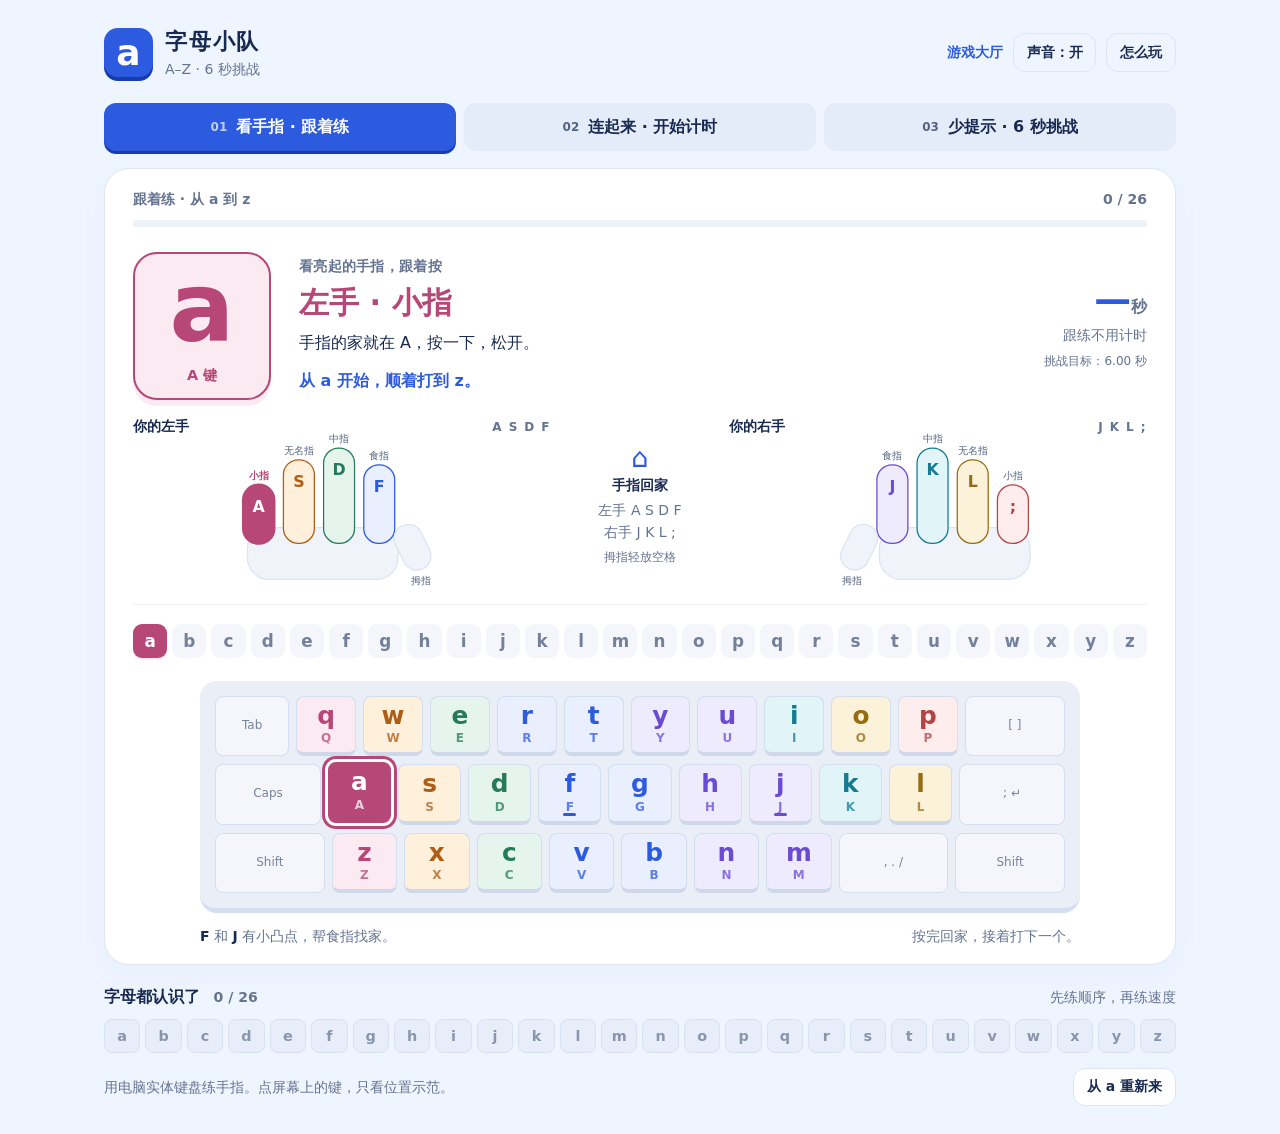
<file: typing/index.html>
<!doctype html>
<html lang="zh-CN">
<head>
  <meta charset="utf-8">
  <meta name="viewport" content="width=device-width, initial-scale=1">
  <meta name="robots" content="noindex, nofollow">
  <meta name="theme-color" content="#eff5ff">
  <meta name="description" content="按a到z的顺序跟练指法，连续打完整个字母表，挑战6秒。">
  <title>字母小队 · A–Z 6秒挑战</title>
  <link rel="icon" type="image/svg+xml" href="data:image/svg+xml,%3Csvg xmlns='http://www.w3.org/2000/svg' viewBox='0 0 40 40'%3E%3Crect width='40' height='40' rx='11' fill='%232d5bdf'/%3E%3Ctext x='20' y='29' text-anchor='middle' font-family='sans-serif' font-weight='bold' font-size='30' fill='white'%3Ea%3C/text%3E%3C/svg%3E">
  <link rel="stylesheet" href="style.css">
  <script src="sounds.js" defer></script>
  <script src="game.js" defer></script>
</head>
<body>
  <div class="app">
    <header class="topbar">
      <div class="brand"><span class="brand-key" aria-hidden="true">a</span><div><h1>字母小队</h1><span>A–Z · 6 秒挑战</span></div></div>
      <div class="top-actions">
        <a id="hallLink" href="../index.html">游戏大厅</a>
        <button id="soundButton" type="button" aria-pressed="true">声音：开</button>
        <button id="helpButton" type="button">怎么玩</button>
      </div>
    </header>

    <main>
      <nav id="lessonNav" class="lesson-nav" aria-label="选择练习关卡"></nav>
      <section class="playground" aria-label="字母跟练">
        <div class="session-line"><span id="lessonTag">跟着练 · 从 a 到 z</span><span id="roundCount">0 / 26</span></div>
        <div class="progress" role="progressbar" aria-label="本关进度" aria-valuemin="0" aria-valuemax="100" aria-valuenow="0"><div id="progressFill"></div></div>

        <div class="mission">
          <div id="targetTile" class="target-tile"><span id="targetLetter">a</span><span id="targetUpper">A 键</span></div>
          <div class="instruction">
            <p class="eyebrow" id="instructionLabel">看亮起的手指，跟着按</p>
            <h2 id="fingerInstruction">左手 · 小指</h2>
            <p id="movementInstruction">小指的家在 A。按一下，松开。</p>
            <div id="feedback" class="feedback" role="status" aria-live="polite">从 a 开始，顺着打到 z。</div>
          </div>
          <div class="collection-count"><strong id="clock">—<span>秒</span></strong><span id="clockLabel">跟练不用计时</span><span id="bestLabel">挑战目标：6.00 秒</span></div>
        </div>

        <section class="hands-area" aria-label="手指位置示范，方向和你的双手一致">
          <div class="hand-side"><div class="hand-heading"><span>你的左手</span><span>A S D F</span></div><div id="leftHand" class="hand-diagram"></div></div>
          <div class="home-note"><span class="home-symbol" aria-hidden="true">⌂</span><strong>手指回家</strong><span>左手 A S D F<br>右手 J K L ;</span><small>拇指轻放空格</small></div>
          <div class="hand-side"><div class="hand-heading"><span>你的右手</span><span>J K L ;</span></div><div id="rightHand" class="hand-diagram"></div></div>
        </section>

        <div class="sequence" id="sequence" aria-label="本关练习字母"></div>
        <div id="keyboard" class="keyboard" aria-label="电脑键盘位置示范"></div>
        <div class="keyboard-note"><span><b>F</b> 和 <b>J</b> 有小凸点，帮食指找家。</span><span>按完回家，接着打下一个。</span></div>

      </section>

      <section class="alphabet-section" aria-label="本次练过的字母"><div class="alphabet-heading"><h2>字母都认识了 <span id="collectedCount">0 / 26</span></h2><span id="practiceSummary">先练顺序，再练速度</span></div><div id="alphabetCollection" class="alphabet-collection"></div></section>
      <div class="bottom-controls"><p class="bottom-note" id="deviceNote">用电脑实体键盘练手指。点屏幕上的键，只看位置示范。</p><button id="restartButton" type="button">从 a 重新来</button></div>
    </main>
  </div>

  <dialog id="helpDialog" aria-labelledby="helpTitle">
    <div class="dialog-heading"><h2 id="helpTitle">双手先安家</h2><button id="closeHelp" type="button" aria-label="关闭说明">关闭</button></div>
    <ol class="help-steps">
      <li><b>找凸点</b><p>左手食指放 F，右手食指放 J。两颗小凸点，摸一摸就找到。</p></li>
      <li><b>排好队</b><p>左手小指到食指：A、S、D、F。右手食指到小指：J、K、L、;。拇指轻放空格。</p></li>
      <li><b>顺着打完整串</b><p>从 a、b、c 一直打到 z。看大字母和亮起的手指，用这个手指按一下，松开，再回自己的家。可以看真实键盘。</p></li>
    </ol>
    <div class="parent-tip"><b>跟练 → 计时 → 6 秒挑战</b><p>先把 a–z 打顺，再开计时。时间从按下 a 到按下 z；按错停在当前字母，时间继续走。26 个字母全部按对、没有错键、用时不超过 6 秒，就挑战成功。</p><p>手放松，小手够不到时可以自然移动。本游戏能判断按键，实际用了哪根手指需要大人帮忙观察。这里练的是字母键，练熟后再练拼音。大小写都接受；若输入法挡住画面，请切到英文。</p></div>
    <label class="voice-setting"><input id="voiceToggle" type="checkbox" checked>跟练时读出手指提示</label><p class="voice-note" id="voiceNote">按键时有小木琴声，完成后有过关旋律。计时中只播放短音效。</p>
    <button id="startFromHelp" class="primary-button" type="button">我准备好啦</button>
  </dialog>

  <dialog id="finishDialog" aria-labelledby="finishTitle">
    <div class="finish-mark" aria-hidden="true">★</div><p class="eyebrow">a 到 z，打完啦</p><h2 id="finishTitle">字母小队集合！</h2><p id="finishDescription"></p><div id="finishLetters" class="finish-letters"></div><p id="reviewDescription"></p>
    <div class="finish-actions"><button id="repeatLesson" type="button">再来一轮</button><button id="nextLesson" class="primary-button" type="button">开始计时</button></div><button id="closeFinish" type="button" class="text-button">先休息一下</button>
  </dialog>
</body>
</html>
</file>
<file: typing/style.css>
:root{color-scheme:light;--ink:#192a50;--muted:#647390;--blue:#2d5bdf;--surface:#fff;--border:#dce5f5;--finger:#2d5bdf;--finger-soft:#e9efff;font-family:ui-rounded,"SF Pro Rounded","PingFang SC","Microsoft YaHei",system-ui,sans-serif;font-size:16px}
*{box-sizing:border-box}body{margin:0;background:#eff5ff;color:var(--ink)}button,a{-webkit-tap-highlight-color:transparent}button{font:inherit;cursor:pointer;color:var(--ink);border:1px solid var(--border);background:#fff;padding:.65rem 1rem;border-radius:12px;font-weight:650}button:hover{background:#f2f6ff}button:focus-visible,a:focus-visible{outline:3px solid #e49712;outline-offset:4px}button:disabled{cursor:default;opacity:.6}a{color:var(--blue);text-decoration:none;font-weight:650}a:hover{text-decoration:underline}[hidden]{display:none!important}
.app{max-width:1136px;margin:auto;padding:26px 32px 28px}.topbar{display:flex;justify-content:space-between;align-items:center;gap:20px;margin-bottom:24px}.brand{display:flex;align-items:center;gap:12px}.brand-key{width:49px;height:49px;display:grid;place-items:center;border-radius:14px;background:var(--blue);color:white;font-size:36px;font-weight:800;box-shadow:0 4px 0 #173dab}.brand h1{font-size:1.4rem;letter-spacing:.08em;margin:0 0 2px}.brand div>span{font-size:.875rem;color:var(--muted)}.top-actions{display:flex;align-items:center;gap:10px;flex-wrap:wrap}.top-actions button{font-size:.875rem;padding:.6rem .8rem;background:transparent}.top-actions a{font-size:.875rem}.lesson-nav{display:flex;gap:8px;margin-bottom:17px;flex-wrap:wrap}.lesson-button{display:flex;align-items:center;gap:9px;flex:1;justify-content:center;background:#e4ecfa;border-color:transparent;font-size:.9rem;white-space:nowrap;padding:12px 10px}.lesson-button .number{font-size:.75rem;opacity:.7}.lesson-button[aria-current="step"]{color:white;background:var(--blue);box-shadow:0 3px 0 #173dab}.lesson-button.done::after{content:'✓';font-weight:900}.playground{background:white;border:1px solid var(--border);border-radius:25px;padding:22px 28px 18px;box-shadow:0 10px 32px #25458408}.session-line{display:flex;justify-content:space-between;font-size:.875rem;font-weight:700;color:var(--muted);margin-bottom:11px}.progress{height:7px;overflow:hidden;background:#edf1f8;border-radius:5px}.progress>div{height:100%;background:var(--blue);width:0;transition:width .25s;border-radius:5px}.mission{display:flex;align-items:center;gap:28px;padding:25px 0 18px}.target-tile{background:var(--finger-soft);color:var(--finger);border-radius:24px;border:2px solid var(--finger);width:138px;min-height:148px;flex-shrink:0;display:flex;flex-direction:column;align-items:center;justify-content:center;box-shadow:0 6px 0 var(--finger-soft);transition:background .15s}.target-tile>span:first-child{font-family:ui-rounded,"Arial Rounded MT Bold",system-ui,sans-serif;font-weight:800;font-size:6rem;line-height:1.08}.target-tile>span:last-child{font-size:.9rem;font-weight:750;padding:5px 0 10px}.target-tile.correct{background:#e8faef;color:#247347;border-color:#4f9f68}.instruction{flex:1;min-width:0}.eyebrow{font-size:.875rem;color:var(--muted);font-weight:650;letter-spacing:.02em;margin:0 0 7px}.instruction h2{font-size:1.9rem;line-height:1.3;color:var(--finger);margin:0 0 8px}.instruction>p:not(.eyebrow){margin:0;line-height:1.55}.feedback{font-size:1rem;color:var(--blue);margin-top:13px;min-height:1.6em;font-weight:650;line-height:1.6}.feedback.retry{color:#a25912}.feedback.good{color:#247347}.collection-count{display:flex;flex-direction:column;text-align:right;gap:8px;flex-shrink:0}.collection-count>strong{font-size:2.2rem;line-height:1;color:var(--blue)}.collection-count strong span{font-size:1rem;color:var(--muted);font-weight:600}.collection-count>span{font-size:.875rem;color:var(--muted)}.sequence{display:flex;gap:6px;min-height:36px;align-items:center;margin:0 0 22px;flex-wrap:wrap}.sequence-letter{font-size:1.05rem;width:31px;height:31px;background:#f4f6fb;color:#74819b;border-radius:9px;display:grid;place-items:center;font-weight:750}.sequence-letter.current{background:var(--finger);color:#fff;box-shadow:0 2px 0 var(--finger-soft)}.sequence-letter.past{background:#e8faef;color:#3b8151}.sequence-label{color:var(--muted);font-size:.875rem;margin-right:5px}
.keyboard{padding:15px;border-radius:17px;background:#e9eef7;display:grid;gap:8px;max-width:880px;margin:auto;border-bottom:5px solid #d4def0}.key-row{display:flex;gap:7px}.key{padding:5px 0 7px;position:relative;border-radius:8px;min-width:0;flex:1;min-height:59px;border:1px solid #d3deef;border-bottom:4px solid #ced8e9;background:var(--key-soft,#f6f8fd);color:var(--key-ink,#667591);display:flex;flex-direction:column;justify-content:center;align-items:center;line-height:1.1}.key .lower{font-size:1.55rem;font-weight:750}.key .upper{font-size:.75rem;font-weight:550;opacity:.75;margin-top:3px}.key.home::after{content:'';height:3px;width:13px;position:absolute;bottom:5px;background:currentColor;border-radius:2px}.key.target{background:var(--key-ink);color:white;border-color:var(--key-ink);box-shadow:0 0 0 3px white,0 0 0 6px var(--key-ink);transform:translateY(-2px)}.key.pressed{transform:translateY(2px);border-bottom-width:1px;background:#dcf6e4;border-color:#4e9c65;color:#247347}.key.wrong{background:#ffe9ce;color:#a65a12;border-color:#daa66b}.key.util{flex:1.25;font-size:.75rem;font-weight:500;background:#f4f6fb;color:#76829a;border:1px solid #d3deef;cursor:default}.key.util.wide{flex:1.7}.keyboard-note{display:flex;justify-content:space-between;gap:12px;font-size:.875rem;color:var(--muted);margin:15px auto 18px;max-width:880px}.keyboard-note b{color:var(--ink)}.hands-area{border-top:1px solid #edf1f7;display:grid;grid-template-columns:minmax(0,1fr) 134px minmax(0,1fr);gap:22px;padding-top:16px;align-items:center}.hand-heading{display:flex;justify-content:space-between;gap:5px;align-items:center;font-size:.875rem;margin-bottom:2px;font-weight:750}.hand-heading>span:last-child{font-size:.75rem;letter-spacing:.12em;color:var(--muted)}.hand-diagram svg{display:block;width:100%;max-height:154px;overflow:visible}.hand-diagram .digit{fill:var(--key-soft);stroke:var(--key-ink);stroke-width:1.5}.hand-diagram .digit.active{fill:var(--key-ink);stroke-width:3}.hand-diagram .home-letter{fill:var(--key-ink);font-size:19px;font-weight:800}.hand-diagram .home-letter.active{fill:white}.hand-diagram .finger-name{fill:#51617f;font-size:12px}.hand-diagram .finger-name.active{fill:var(--key-ink);font-weight:800}.hand-diagram .palm{fill:#f0f3f9;stroke:#dce4f0;stroke-width:1.5}.home-note{text-align:center;display:flex;align-items:center;flex-direction:column;gap:4px;font-size:.875rem;color:var(--muted);line-height:1.55}.home-symbol{font-size:1.7rem;color:var(--blue);line-height:1}.home-note strong{color:var(--ink)}.home-note small{font-size:.75rem}.alphabet-section{margin-top:22px}.alphabet-heading{display:flex;align-items:center;justify-content:space-between;gap:12px;margin-bottom:11px}.alphabet-heading h2{font-size:1rem;margin:0}.alphabet-heading>span{font-size:.875rem;color:var(--muted)}.alphabet-collection{display:grid;grid-template-columns:repeat(26,minmax(0,1fr));gap:5px}.alphabet-cell{min-height:34px;border-radius:8px;border:1px solid #d6e1f2;color:#8995ab;text-align:center;display:grid;place-items:center;font-size:.9rem;font-weight:750;background:#e7eef9}.alphabet-cell.collected{color:#247347;background:#e3f6e8;border-color:#95cba2}.bottom-note{text-align:center;font-size:.875rem;color:var(--muted);margin:15px 0 0;line-height:1.6}dialog{border:1px solid var(--border);border-radius:24px;padding:28px;max-width:560px;width:calc(100% - 32px);color:var(--ink);box-shadow:0 25px 100px #14274640}dialog::backdrop{background:#13234670;backdrop-filter:blur(4px)}.dialog-heading{display:flex;gap:12px;justify-content:space-between;align-items:center}.dialog-heading h2{font-size:1.5rem;margin:0}.dialog-heading button{font-size:.875rem}.help-steps{padding-left:25px;margin:25px 0}.help-steps li{padding-left:8px;margin-bottom:18px}.help-steps b{font-size:1.1rem}.help-steps p{margin:6px 0 0;line-height:1.7}.parent-tip{padding:16px;background:#f2f6ff;border-radius:13px;font-size:.875rem;line-height:1.65;margin:16px 0 20px}.parent-tip p{margin:6px 0 0}.primary-button{color:#fff;background:var(--blue);border-color:var(--blue);box-shadow:0 3px 0 #173dab;padding:.8rem 1.3rem}.primary-button:hover{background:#244dc3}#finishDialog{text-align:center}.finish-mark{font-size:64px;color:#e39b15;line-height:1.2;margin:0 0 12px}#finishDialog h2{font-size:1.7rem;margin:6px 0 13px}#finishDialog p{line-height:1.65}.finish-letters{display:flex;gap:7px;flex-wrap:wrap;justify-content:center;margin:17px 0}.finish-letters span{background:#e8faef;color:#247347;width:32px;height:34px;border-radius:8px;font-weight:750;display:grid;place-items:center}.finish-actions{display:flex;gap:12px;justify-content:center;flex-wrap:wrap;margin-top:22px}.text-button{background:transparent;border:none;color:var(--muted);font-size:.875rem;margin-top:14px}.hint-hidden .key{--key-soft:#f6f8fd!important;--key-ink:#667591!important}.hint-hidden .key.target{background:#f6f8fd;color:#667591;box-shadow:none;transform:none;border-color:#d3deef}.hint-hidden .hand-diagram .active{fill:var(--key-soft);stroke-width:1.5}.hint-hidden .hand-diagram .home-letter.active{fill:var(--key-ink)}.hint-hidden .hand-diagram .finger-name.active{fill:#51617f;font-weight:400}.hint-hidden .instruction h2{color:var(--ink)}.shake{animation:nudge .22s ease}@keyframes nudge{25%{transform:translateX(-5px)}75%{transform:translateX(5px)}}
@media(min-width:1500px){.app{padding-top:36px}.mission{padding-top:30px;padding-bottom:25px}.keyboard .key{min-height:68px}.hand-diagram svg{max-height:180px}}
@media(max-width:850px){.app{padding:20px}.playground{padding:19px}.mission{gap:20px}.collection-count{display:none}.instruction h2{font-size:1.65rem}.hands-area{gap:12px;grid-template-columns:minmax(0,1fr) 104px minmax(0,1fr)}.key.util{flex:1.1}.alphabet-collection{grid-template-columns:repeat(13,minmax(0,1fr))}.lesson-button{flex:1 0 28%;padding:10px}.keyboard{padding:12px;gap:7px}.key-row{gap:5px}}
@media(max-width:560px){.app{padding:15px 12px 24px}.topbar{align-items:flex-start;gap:10px;margin-bottom:18px}.brand{gap:9px}.brand-key{width:39px;height:39px;font-size:29px;border-radius:11px}.brand h1{font-size:1.1rem;white-space:nowrap}.brand div>span{font-size:.75rem}.top-actions{gap:5px;justify-content:flex-end}.top-actions button{padding:8px 9px;font-size:.75rem;min-height:38px}.top-actions a{font-size:.75rem}.lesson-nav{gap:6px;margin-bottom:13px}.lesson-button{font-size:.875rem;min-height:43px;gap:6px}.playground{padding:16px 13px;border-radius:20px}.mission{padding:22px 0 17px;gap:15px}.target-tile{width:85px;min-height:110px;border-radius:17px}.target-tile>span:first-child{font-size:4.3rem}.target-tile>span:last-child{font-size:.75rem;padding-bottom:6px}.instruction h2{font-size:1.4rem}.eyebrow{font-size:.75rem}.instruction>p:not(.eyebrow){font-size:.875rem}.feedback{font-size:.875rem;margin-top:8px}.sequence{margin-bottom:16px;gap:5px}.sequence-letter{width:26px;height:28px;font-size:.9rem}.sequence-label{font-size:.75rem}.keyboard{padding:10px 5px;gap:7px;border-radius:12px}.key-row{gap:3px}.key{min-height:44px;border-radius:5px;padding:5px 0 6px;border-bottom-width:3px}.key .lower{font-size:1.05rem}.key .upper{font-size:.6rem;margin-top:2px}.key.util{font-size:.55rem;flex:1}.key.util.wide{flex:1.2}.key.target{box-shadow:0 0 0 1px white,0 0 0 3px var(--key-ink)}.keyboard-note{font-size:.75rem;flex-direction:column;gap:3px;margin:13px 0}.hands-area{grid-template-columns:1fr 1fr;gap:14px;padding-top:13px}.home-note{grid-column:1/-1;grid-row:2;flex-direction:row;flex-wrap:wrap;justify-content:center;gap:8px;font-size:.75rem}.home-note br{display:none}.home-note small{display:none}.home-symbol{font-size:1.25rem}.hand-heading{font-size:.75rem}.hand-heading>span:last-child{font-size:.65rem}.hand-diagram svg{min-height:103px}.alphabet-heading{align-items:flex-start;flex-direction:column;gap:4px}.alphabet-heading>span{font-size:.75rem}.alphabet-cell{font-size:.875rem;min-height:29px}.alphabet-collection{gap:4px}.bottom-note{font-size:.75rem}.session-line{font-size:.75rem}dialog{padding:23px 20px}.help-steps{font-size:.875rem}.parent-tip{font-size:.875rem}}
.collection-count{min-width:142px}.collection-count>strong{font-variant-numeric:tabular-nums;font-size:2.3rem}.collection-count>#bestLabel{font-size:.75rem}.sequence{display:grid;grid-template-columns:repeat(26,minmax(0,1fr));gap:5px}.sequence-letter{width:100%;height:34px}.alphabet-heading h2 span{font-size:.875rem;font-weight:550;color:var(--muted);margin-left:8px}.bottom-controls{display:flex;justify-content:space-between;align-items:center;gap:15px;margin-top:15px}.bottom-controls .bottom-note{margin:0;text-align:left}.bottom-controls button{font-size:.875rem;white-space:nowrap;padding:9px 13px}.lesson-button{font-size:1rem;min-height:48px}
@media(max-width:850px){.collection-count{display:flex;min-width:112px}.collection-count>strong{font-size:1.8rem}.mission{gap:16px}.sequence{grid-template-columns:repeat(13,minmax(0,1fr));gap:5px}.sequence-letter{height:32px}.lesson-button{flex:1 0 28%;font-size:.875rem}}
@media(max-width:560px){.mission{flex-wrap:wrap;gap:14px}.instruction{min-width:160px}.collection-count{flex-direction:row;align-items:center;justify-content:space-between;flex-basis:100%;text-align:left;background:#f2f6ff;padding:10px 12px;border-radius:12px;min-width:0}.collection-count>strong{font-size:1.5rem}.collection-count>span{font-size:.75rem}.collection-count>#bestLabel{font-size:.7rem}.lesson-button{font-size:.75rem;white-space:normal;padding:8px 5px;gap:4px;min-height:47px}.lesson-button .number{display:none}.sequence{grid-template-columns:repeat(13,minmax(0,1fr))}.sequence-letter{height:28px}.bottom-controls{flex-direction:column;align-items:center}.bottom-controls .bottom-note{text-align:center}}
@media(prefers-reduced-motion:reduce){*,*::before,*::after{animation:none!important;transition:none!important}}
.hands-area{border-top:none;border-bottom:1px solid #edf1f7;padding-top:0;padding-bottom:12px;margin-bottom:18px}.keyboard-note{margin-bottom:0}
.voice-setting{display:flex;align-items:center;gap:10px;font-size:1rem;margin-bottom:8px}.voice-setting input{width:19px;height:19px;accent-color:var(--blue)}.voice-note{font-size:.875rem;line-height:1.6;color:var(--muted);margin:0 0 20px}
@media(min-width:561px) and (max-height:850px){.app{padding-top:16px}.topbar{margin-bottom:16px}.lesson-nav{margin-bottom:12px}.playground{padding:16px 20px 13px}.session-line{margin-bottom:8px}.mission{padding:14px 0 12px;gap:20px}.target-tile{width:112px;min-height:112px;border-radius:19px}.target-tile>span:first-child{font-size:4.5rem}.target-tile>span:last-child{padding-bottom:7px}.instruction h2{font-size:1.65rem;margin-bottom:5px}.feedback{margin-top:7px}.sequence{margin-bottom:15px;grid-template-columns:repeat(26,minmax(0,1fr));gap:3px}.sequence-letter{height:28px;font-size:.875rem}.keyboard{padding:11px;gap:7px}.key{min-height:47px}.key .lower{font-size:1.25rem}.key .upper{font-size:.7rem}.keyboard-note{margin:12px auto 0}.hands-area{padding-bottom:8px;margin-bottom:13px}.hand-diagram svg{max-height:126px}.hand-diagram .finger-name{font-size:16px}.alphabet-section{margin-top:14px}}
</file>
